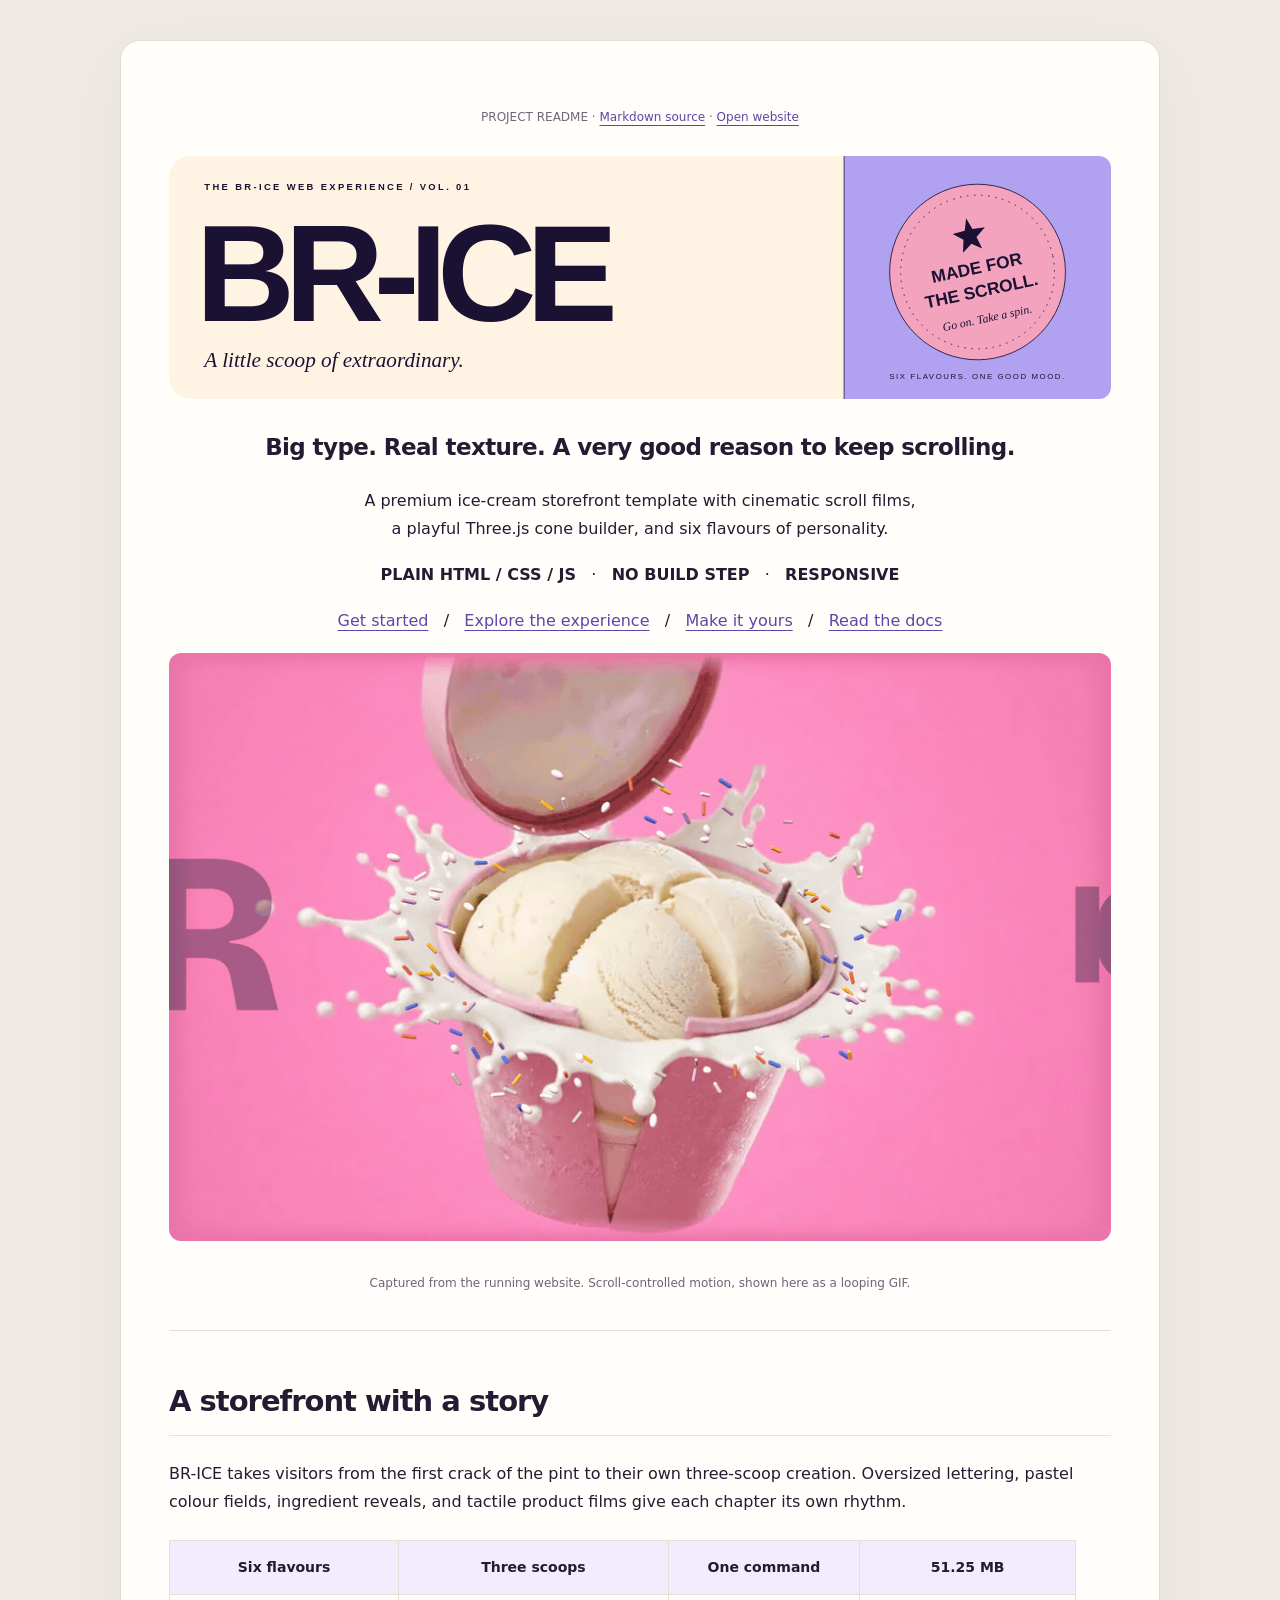
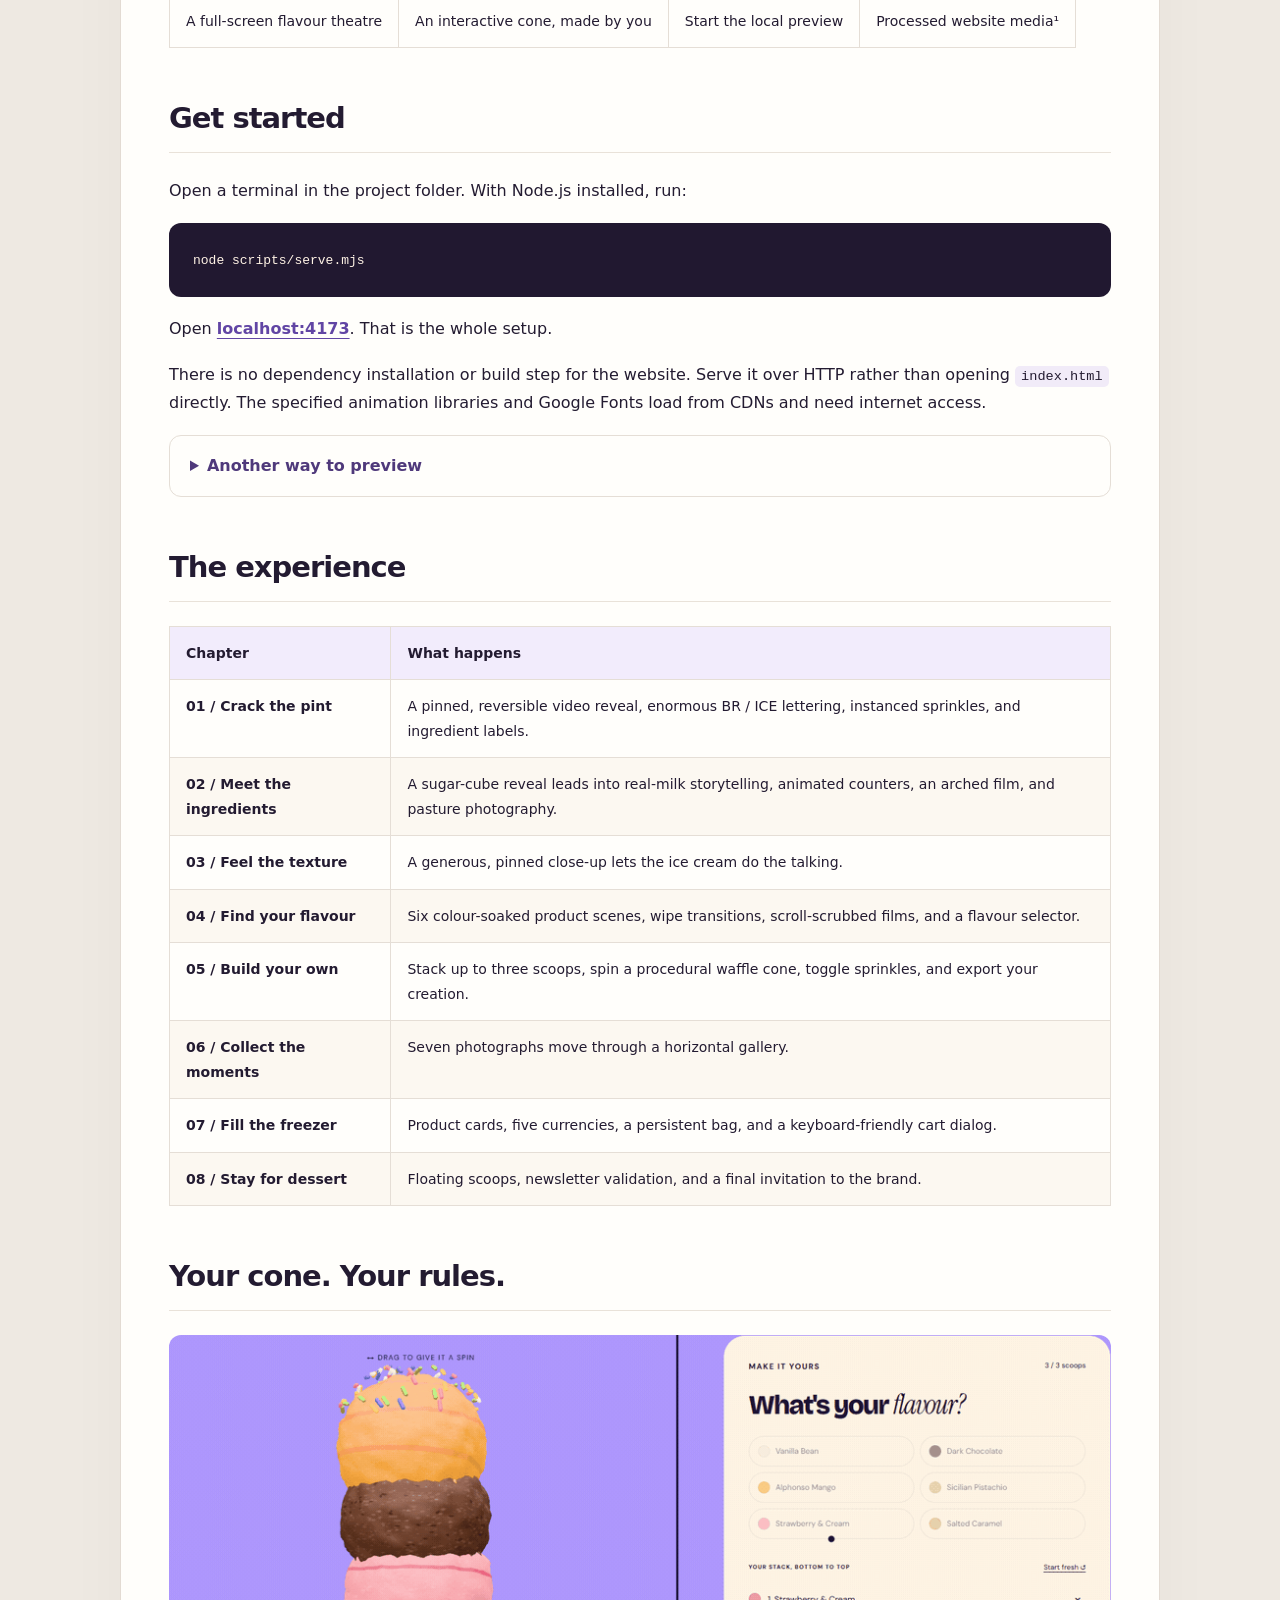
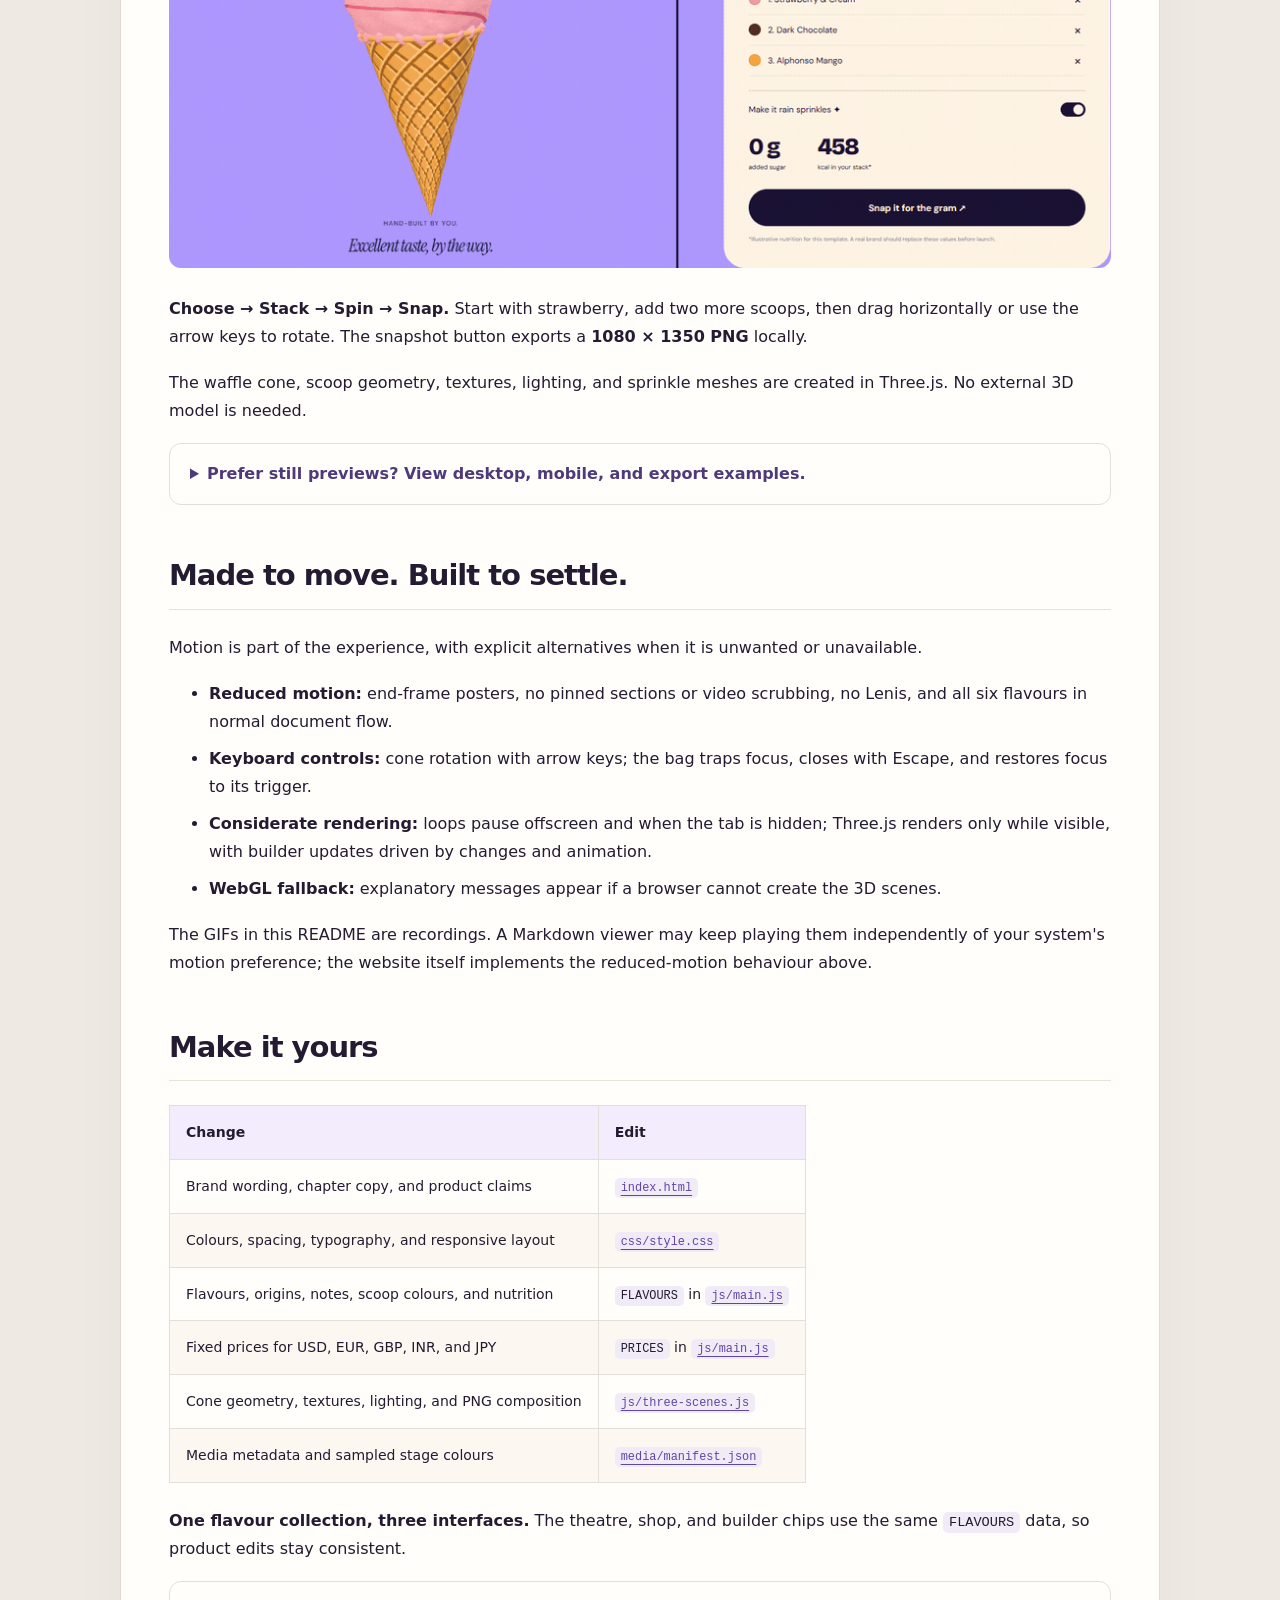
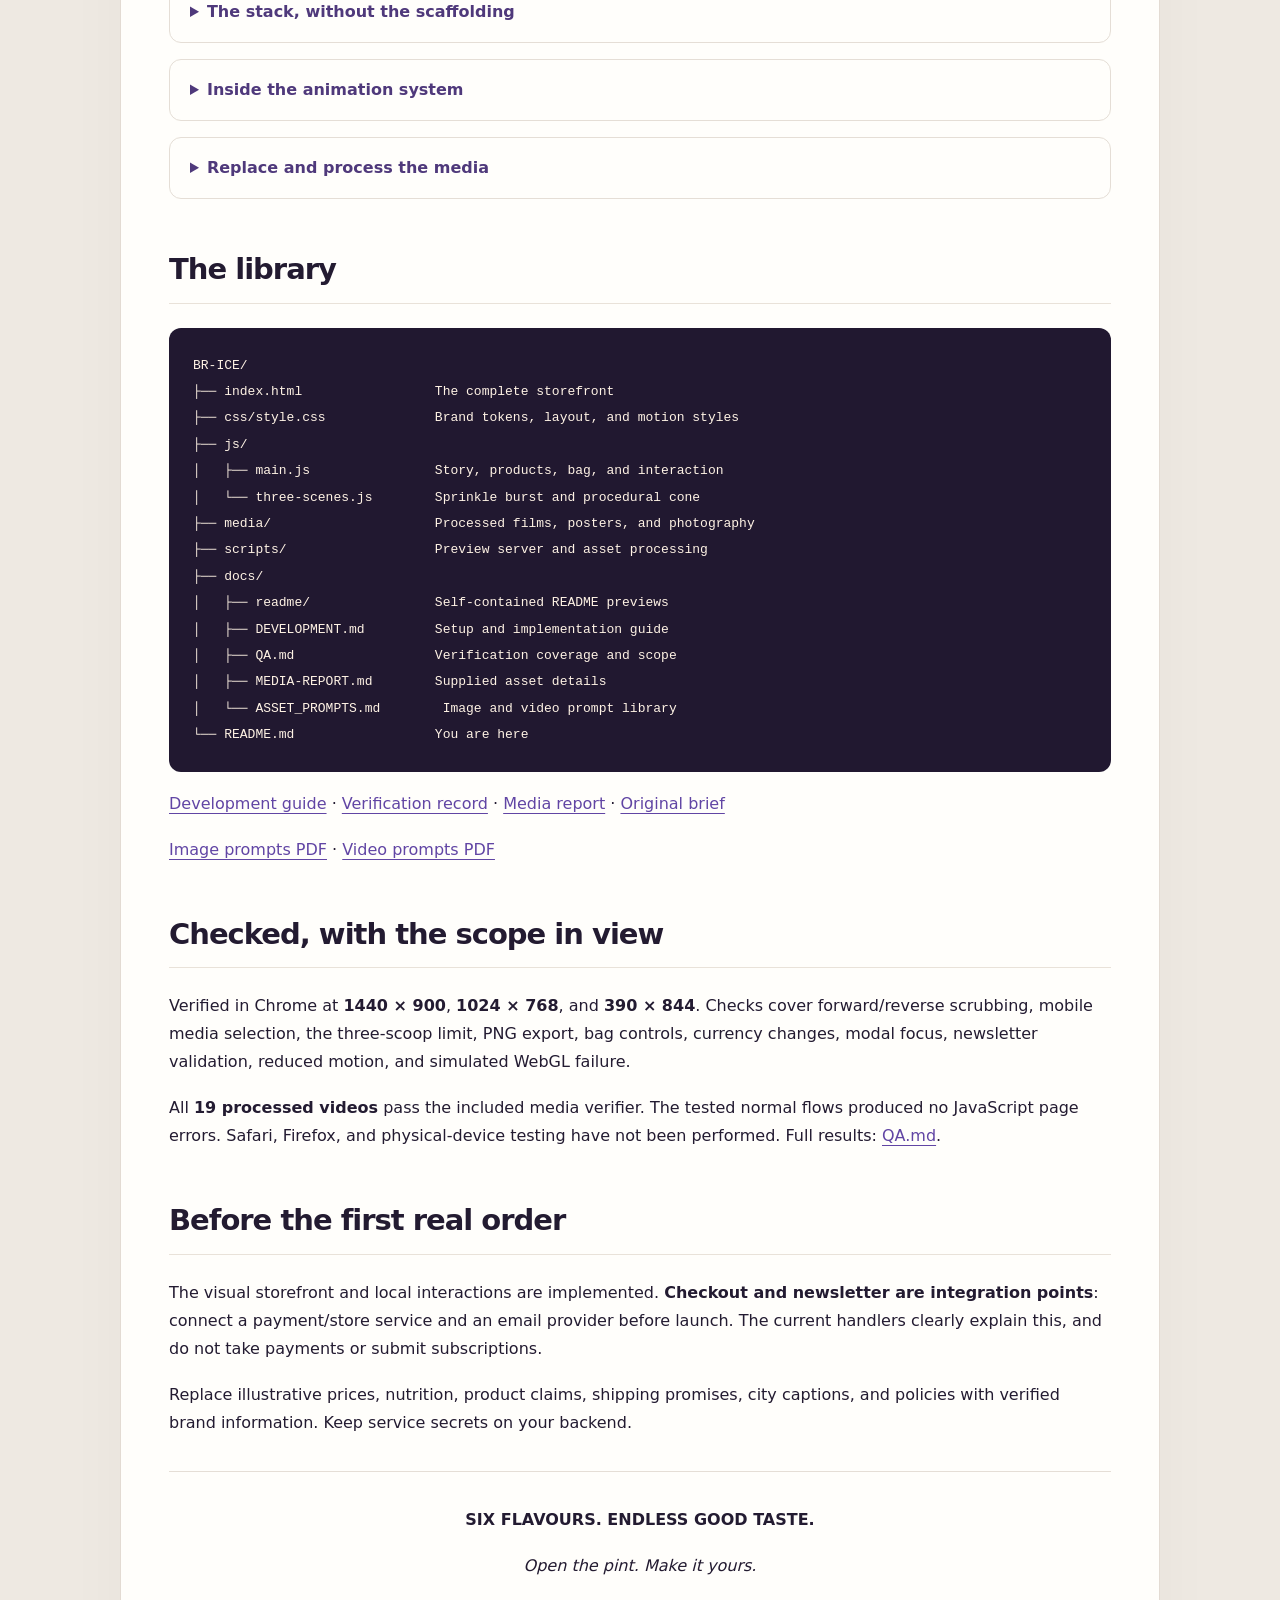
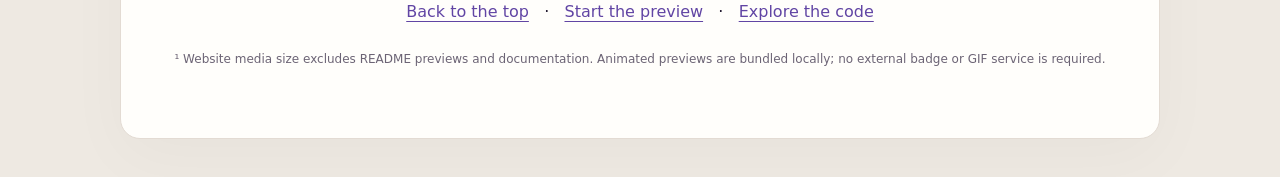
<file: docs/readme/preview.html>
<!doctype html><html lang="en"><head><meta charset="utf-8"><meta name="viewport" content="width=device-width,initial-scale=1"><base href="../../"><link rel="icon" type="image/svg+xml" href="docs/readme/wordmark.svg"><title>BR-ICE — Project README</title><style>*{box-sizing:border-box}html{scroll-behavior:smooth}body{margin:0;background:#eee9e2;color:#231b31;font:16px/1.75 system-ui,-apple-system,BlinkMacSystemFont,"Segoe UI",sans-serif}main{max-width:1040px;margin:40px auto;padding:48px;background:#fffefb;border:1px solid #e3dbd3;border-radius:20px;box-shadow:0 18px 65px #25152c08}img{max-width:100%;height:auto;border-radius:12px}h2{font-size:29px;line-height:1.3;letter-spacing:-1px;margin-top:52px;border-bottom:1px solid #e9e2d9;padding-bottom:14px}h3{font-size:23px;line-height:1.4;letter-spacing:-.6px}a{color:#6145a4;text-underline-offset:4px}p{margin:18px 0}sub{font-size:12px;color:#6c6475;vertical-align:baseline}table{width:100%;border-collapse:collapse;display:block;overflow:auto;margin:24px 0;font-size:14px}td,th{padding:14px 16px;border:1px solid #e5ded6;vertical-align:top}th{background:#f2ecfc;text-align:left}td:first-child{min-width:160px}tr:nth-child(even){background:#fcf8f1}code{background:#f1ebf8;padding:3px 6px;border-radius:5px;font-size:.85em}pre{padding:24px;background:#211830;color:#fff3e5;overflow:auto;border-radius:12px;line-height:1.65}pre code{background:none;padding:0;font-size:13px}details{margin:16px 0;border:1px solid #e5ded6;border-radius:12px;padding:16px 20px}summary{cursor:pointer;color:#4f397b}li{margin:9px 0}hr{border:0;border-top:1px solid #e5ded6;margin:34px 0}#preview-note{text-align:center;color:#716779;font-size:12px;margin-bottom:28px}@media(max-width:640px){body{font-size:15px}main{margin:0;border:0;border-radius:0;padding:24px 18px}h2{font-size:25px}h3{font-size:20px}td,th{padding:10px}td:first-child{min-width:110px}}@media(prefers-reduced-motion:reduce){html{scroll-behavior:auto}}</style></head><body><main><p id="preview-note">PROJECT README · <a href="README.md">Markdown source</a> · <a href="index.html">Open website</a></p><div align="center">
<p><img src="docs/readme/wordmark.svg" alt="BR-ICE — A little scoop of extraordinary. Made for the scroll." width="100%"></p>
<h3 id="big-type-real-texture-a-very-good-reason-to-keep-scrolling">Big type. Real texture. A very good reason to keep scrolling.</h3>
<p>A premium ice-cream storefront template with cinematic scroll films,<br>
a playful Three.js cone builder, and six flavours of personality.</p>
<p><strong>PLAIN HTML / CSS / JS</strong> &nbsp; · &nbsp; <strong>NO BUILD STEP</strong> &nbsp; · &nbsp; <strong>RESPONSIVE</strong></p>
<p><a href="docs/readme/preview.html#get-started">Get started</a> &nbsp; / &nbsp; <a href="docs/readme/preview.html#the-experience">Explore the experience</a> &nbsp; / &nbsp; <a href="docs/readme/preview.html#make-it-yours">Make it yours</a> &nbsp; / &nbsp; <a href="docs/readme/preview.html#the-library">Read the docs</a></p>
<p><img src="docs/readme/hero-scroll.gif" alt="Recorded BR-ICE hero: scrolling opens the pink pint, releases its ingredients, reveals labels, and reverses the animation." width="100%"></p>
<p><sub>Captured from the running website. Scroll-controlled motion, shown here as a looping GIF.</sub></p>
</div>
<hr />
<h2 id="a-storefront-with-a-story">A storefront with a story</h2>
<p>BR-ICE takes visitors from the first crack of the pint to their own three-scoop creation. Oversized lettering, pastel colour fields, ingredient reveals, and tactile product films give each chapter its own rhythm.</p>
<table>
<thead>
<tr>
<th style="text-align: center;">Six flavours</th>
<th style="text-align: center;">Three scoops</th>
<th style="text-align: center;">One command</th>
<th style="text-align: center;">51.25 MB</th>
</tr>
</thead>
<tbody>
<tr>
<td style="text-align: center;">A full-screen flavour theatre</td>
<td style="text-align: center;">An interactive cone, made by you</td>
<td style="text-align: center;">Start the local preview</td>
<td style="text-align: center;">Processed website media¹</td>
</tr>
</tbody>
</table>
<h2 id="get-started">Get started</h2>
<p>Open a terminal in the project folder. With Node.js installed, run:</p>
<pre><code class="language-sh">node scripts/serve.mjs
</code></pre>
<p>Open <strong><a href="http://127.0.0.1:4173">localhost:4173</a></strong>. That is the whole setup.</p>
<p>There is no dependency installation or build step for the website. Serve it over HTTP rather than opening <code>index.html</code> directly. The specified animation libraries and Google Fonts load from CDNs and need internet access.</p>
<details>
<summary><strong>Another way to preview</strong></summary>
<p>Any static HTTP server works. For example:</p>
<pre><code class="language-sh">npx serve .
</code></pre>
<p>Use the address printed by that server. The included server binds to <code>127.0.0.1:4173</code>; a local preview is not a public deployment.</p>
</details>
<h2 id="the-experience">The experience</h2>
<table>
<thead>
<tr>
<th style="text-align: left;">Chapter</th>
<th style="text-align: left;">What happens</th>
</tr>
</thead>
<tbody>
<tr>
<td style="text-align: left;"><strong>01 / Crack the pint</strong></td>
<td style="text-align: left;">A pinned, reversible video reveal, enormous BR / ICE lettering, instanced sprinkles, and ingredient labels.</td>
</tr>
<tr>
<td style="text-align: left;"><strong>02 / Meet the ingredients</strong></td>
<td style="text-align: left;">A sugar-cube reveal leads into real-milk storytelling, animated counters, an arched film, and pasture photography.</td>
</tr>
<tr>
<td style="text-align: left;"><strong>03 / Feel the texture</strong></td>
<td style="text-align: left;">A generous, pinned close-up lets the ice cream do the talking.</td>
</tr>
<tr>
<td style="text-align: left;"><strong>04 / Find your flavour</strong></td>
<td style="text-align: left;">Six colour-soaked product scenes, wipe transitions, scroll-scrubbed films, and a flavour selector.</td>
</tr>
<tr>
<td style="text-align: left;"><strong>05 / Build your own</strong></td>
<td style="text-align: left;">Stack up to three scoops, spin a procedural waffle cone, toggle sprinkles, and export your creation.</td>
</tr>
<tr>
<td style="text-align: left;"><strong>06 / Collect the moments</strong></td>
<td style="text-align: left;">Seven photographs move through a horizontal gallery.</td>
</tr>
<tr>
<td style="text-align: left;"><strong>07 / Fill the freezer</strong></td>
<td style="text-align: left;">Product cards, five currencies, a persistent bag, and a keyboard-friendly cart dialog.</td>
</tr>
<tr>
<td style="text-align: left;"><strong>08 / Stay for dessert</strong></td>
<td style="text-align: left;">Floating scoops, newsletter validation, and a final invitation to the brand.</td>
</tr>
</tbody>
</table>
<h2 id="your-cone-your-rules">Your cone. Your rules.</h2>
<p><img src="docs/readme/cone-builder.gif" alt="The actual BR-ICE cone builder rotating a strawberry, chocolate, and mango stack alongside the flavour controls." width="100%"></p>
<p><strong>Choose → Stack → Spin → Snap.</strong> Start with strawberry, add two more scoops, then drag horizontally or use the arrow keys to rotate. The snapshot button exports a <strong>1080 × 1350 PNG</strong> locally.</p>
<p>The waffle cone, scoop geometry, textures, lighting, and sprinkle meshes are created in Three.js. No external 3D model is needed.</p>
<details>
<summary><strong>Prefer still previews? View desktop, mobile, and export examples.</strong></summary>
<table>
<thead>
<tr>
<th style="text-align: center;">Desktop shop</th>
<th style="text-align: center;">Mobile hero</th>
</tr>
</thead>
<tbody>
<tr>
<td style="text-align: center;"><img src="docs/readme/shop.webp" alt="Desktop shop showing vanilla, chocolate, and mango product cards." width="640"></td>
<td style="text-align: center;"><img src="docs/readme/mobile.webp" alt="The BR-ICE opening hero on a narrow phone viewport." width="195"></td>
</tr>
</tbody>
</table>
<p><a href="docs/readme/hero.webp">Opening hero still</a> · <a href="docs/readme/cone-export.webp">Example cone export</a></p>
</details>
<h2 id="made-to-move-built-to-settle">Made to move. Built to settle.</h2>
<p>Motion is part of the experience, with explicit alternatives when it is unwanted or unavailable.</p>
<ul>
<li><strong>Reduced motion:</strong> end-frame posters, no pinned sections or video scrubbing, no Lenis, and all six flavours in normal document flow.</li>
<li><strong>Keyboard controls:</strong> cone rotation with arrow keys; the bag traps focus, closes with Escape, and restores focus to its trigger.</li>
<li><strong>Considerate rendering:</strong> loops pause offscreen and when the tab is hidden; Three.js renders only while visible, with builder updates driven by changes and animation.</li>
<li><strong>WebGL fallback:</strong> explanatory messages appear if a browser cannot create the 3D scenes.</li>
</ul>
<p>The GIFs in this README are recordings. A Markdown viewer may keep playing them independently of your system's motion preference; the website itself implements the reduced-motion behaviour above.</p>
<h2 id="make-it-yours">Make it yours</h2>
<table>
<thead>
<tr>
<th style="text-align: left;">Change</th>
<th style="text-align: left;">Edit</th>
</tr>
</thead>
<tbody>
<tr>
<td style="text-align: left;">Brand wording, chapter copy, and product claims</td>
<td style="text-align: left;"><a href="index.html"><code>index.html</code></a></td>
</tr>
<tr>
<td style="text-align: left;">Colours, spacing, typography, and responsive layout</td>
<td style="text-align: left;"><a href="css/style.css"><code>css/style.css</code></a></td>
</tr>
<tr>
<td style="text-align: left;">Flavours, origins, notes, scoop colours, and nutrition</td>
<td style="text-align: left;"><code>FLAVOURS</code> in <a href="js/main.js"><code>js/main.js</code></a></td>
</tr>
<tr>
<td style="text-align: left;">Fixed prices for USD, EUR, GBP, INR, and JPY</td>
<td style="text-align: left;"><code>PRICES</code> in <a href="js/main.js"><code>js/main.js</code></a></td>
</tr>
<tr>
<td style="text-align: left;">Cone geometry, textures, lighting, and PNG composition</td>
<td style="text-align: left;"><a href="js/three-scenes.js"><code>js/three-scenes.js</code></a></td>
</tr>
<tr>
<td style="text-align: left;">Media metadata and sampled stage colours</td>
<td style="text-align: left;"><a href="media/manifest.json"><code>media/manifest.json</code></a></td>
</tr>
</tbody>
</table>
<p><strong>One flavour collection, three interfaces.</strong> The theatre, shop, and builder chips use the same <code>FLAVOURS</code> data, so product edits stay consistent.</p>
<details>
<summary><strong>The stack, without the scaffolding</strong></summary>
<table>
<thead>
<tr>
<th style="text-align: left;">Layer</th>
<th style="text-align: left;">Implementation</th>
</tr>
</thead>
<tbody>
<tr>
<td style="text-align: left;">Structure</td>
<td style="text-align: left;">Semantic HTML</td>
</tr>
<tr>
<td style="text-align: left;">Styling</td>
<td style="text-align: left;">CSS tokens and responsive layouts</td>
</tr>
<tr>
<td style="text-align: left;">Scroll and typography</td>
<td style="text-align: left;">GSAP 3.13.0 · ScrollTrigger · SplitText</td>
</tr>
<tr>
<td style="text-align: left;">Smooth scrolling</td>
<td style="text-align: left;">Lenis 1.1.13</td>
</tr>
<tr>
<td style="text-align: left;">3D scenes</td>
<td style="text-align: left;">Three.js 0.170.0 and addons via an import map</td>
</tr>
<tr>
<td style="text-align: left;">Type</td>
<td style="text-align: left;">Bricolage Grotesque · Instrument Serif · DM Sans</td>
</tr>
<tr>
<td style="text-align: left;">Local state</td>
<td style="text-align: left;"><code>localStorage</code> for the bag and currency</td>
</tr>
<tr>
<td style="text-align: left;">Local server</td>
<td style="text-align: left;">Node.js built-in modules</td>
</tr>
</tbody>
</table>
<p>No frontend framework, bundler, or external 3D-model dependency.</p>
</details>
<details>
<summary><strong>Inside the animation system</strong></summary>
<p>The loader waits for the fonts and hero clip, with a five-second maximum. Each scrub film is fetched completely into a blob URL before use; sugar and flavour clips then load sequentially in story order.</p>
<p>Near-viewport clips interpolate toward their target time at <code>0.2</code>, changing playback position only when the difference exceeds <code>8 ms</code> and the video is not already seeking. The last target is bounded to <code>duration − 0.05</code> seconds.</p>
<p>At page load, viewports of <code>760px</code> or less select the mobile scrub files. Reload when changing device classes during testing. Hero ingredient coordinates are normalised to the source film and mapped into its displayed cover bounds.</p>
<p>See the <a href="docs/DEVELOPMENT.md">development guide</a> for implementation and replacement-media details.</p>
</details>
<details>
<summary><strong>Replace and process the media</strong></summary>
<p>Put source downloads in <code>assets/</code>. Update the filename-prefix mappings in the scripts, then run:</p>
<pre><code class="language-sh">bash scripts/process.sh
python scripts/process-images.py
python scripts/verify-media.py
</code></pre>
<p>Processing requires Bash, FFmpeg/ffprobe, Python, and Pillow. Set <code>FFMPEG</code> and <code>FFPROBE</code> if the binaries are not on PATH. Source downloads and local development tools are excluded from the release ZIP.</p>
<p>Scrub files use silent H.264, faststart, no B-frames, and a maximum two-frame keyframe interval. The pipeline creates desktop/mobile variants, posters, shop images, a share image, and sampled background colours. Originals are preserved.</p>
<p>The supplied films are 720p and some have changing backgrounds. Read the <a href="docs/MEDIA-REPORT.md">media report</a> before replacing them; it documents the source limitations, crop, mark-removal region, and output dimensions. Generation prompts are in the <a href="docs/ASSET_PROMPTS.md">asset prompt library</a>.</p>
</details>
<h2 id="the-library">The library</h2>
<pre><code class="language-text">BR-ICE/
├── index.html                 The complete storefront
├── css/style.css              Brand tokens, layout, and motion styles
├── js/
│   ├── main.js                Story, products, bag, and interaction
│   └── three-scenes.js        Sprinkle burst and procedural cone
├── media/                     Processed films, posters, and photography
├── scripts/                   Preview server and asset processing
├── docs/
│   ├── readme/                Self-contained README previews
│   ├── DEVELOPMENT.md         Setup and implementation guide
│   ├── QA.md                  Verification coverage and scope
│   ├── MEDIA-REPORT.md        Supplied asset details
│   └── ASSET_PROMPTS.md        Image and video prompt library
└── README.md                  You are here
</code></pre>
<p><a href="docs/DEVELOPMENT.md">Development guide</a> · <a href="docs/QA.md">Verification record</a> · <a href="docs/MEDIA-REPORT.md">Media report</a> · <a href="docs/ORIGINAL-BRIEF.txt">Original brief</a></p>
<p><a href="docs/BR-ICE_Image_Prompts.pdf">Image prompts PDF</a> · <a href="docs/BR-ICE_Video_Prompts.pdf">Video prompts PDF</a></p>
<h2 id="checked-with-the-scope-in-view">Checked, with the scope in view</h2>
<p>Verified in Chrome at <strong>1440 × 900</strong>, <strong>1024 × 768</strong>, and <strong>390 × 844</strong>. Checks cover forward/reverse scrubbing, mobile media selection, the three-scoop limit, PNG export, bag controls, currency changes, modal focus, newsletter validation, reduced motion, and simulated WebGL failure.</p>
<p>All <strong>19 processed videos</strong> pass the included media verifier. The tested normal flows produced no JavaScript page errors. Safari, Firefox, and physical-device testing have not been performed. Full results: <a href="docs/QA.md">QA.md</a>.</p>
<h2 id="before-the-first-real-order">Before the first real order</h2>
<p>The visual storefront and local interactions are implemented. <strong>Checkout and newsletter are integration points</strong>: connect a payment/store service and an email provider before launch. The current handlers clearly explain this, and do not take payments or submit subscriptions.</p>
<p>Replace illustrative prices, nutrition, product claims, shipping promises, city captions, and policies with verified brand information. Keep service secrets on your backend.</p>
<hr />
<div align="center">
<p><strong>SIX FLAVOURS. ENDLESS GOOD TASTE.</strong></p>
<p><em>Open the pint. Make it yours.</em></p>
<p><a href="docs/readme/preview.html#">Back to the top</a> &nbsp; · &nbsp; <a href="docs/readme/preview.html#get-started">Start the preview</a> &nbsp; · &nbsp; <a href="js/main.js">Explore the code</a></p>
<p><sub>¹ Website media size excludes README previews and documentation. Animated previews are bundled locally; no external badge or GIF service is required.</sub></p>
</div></main></body></html>
</file>
